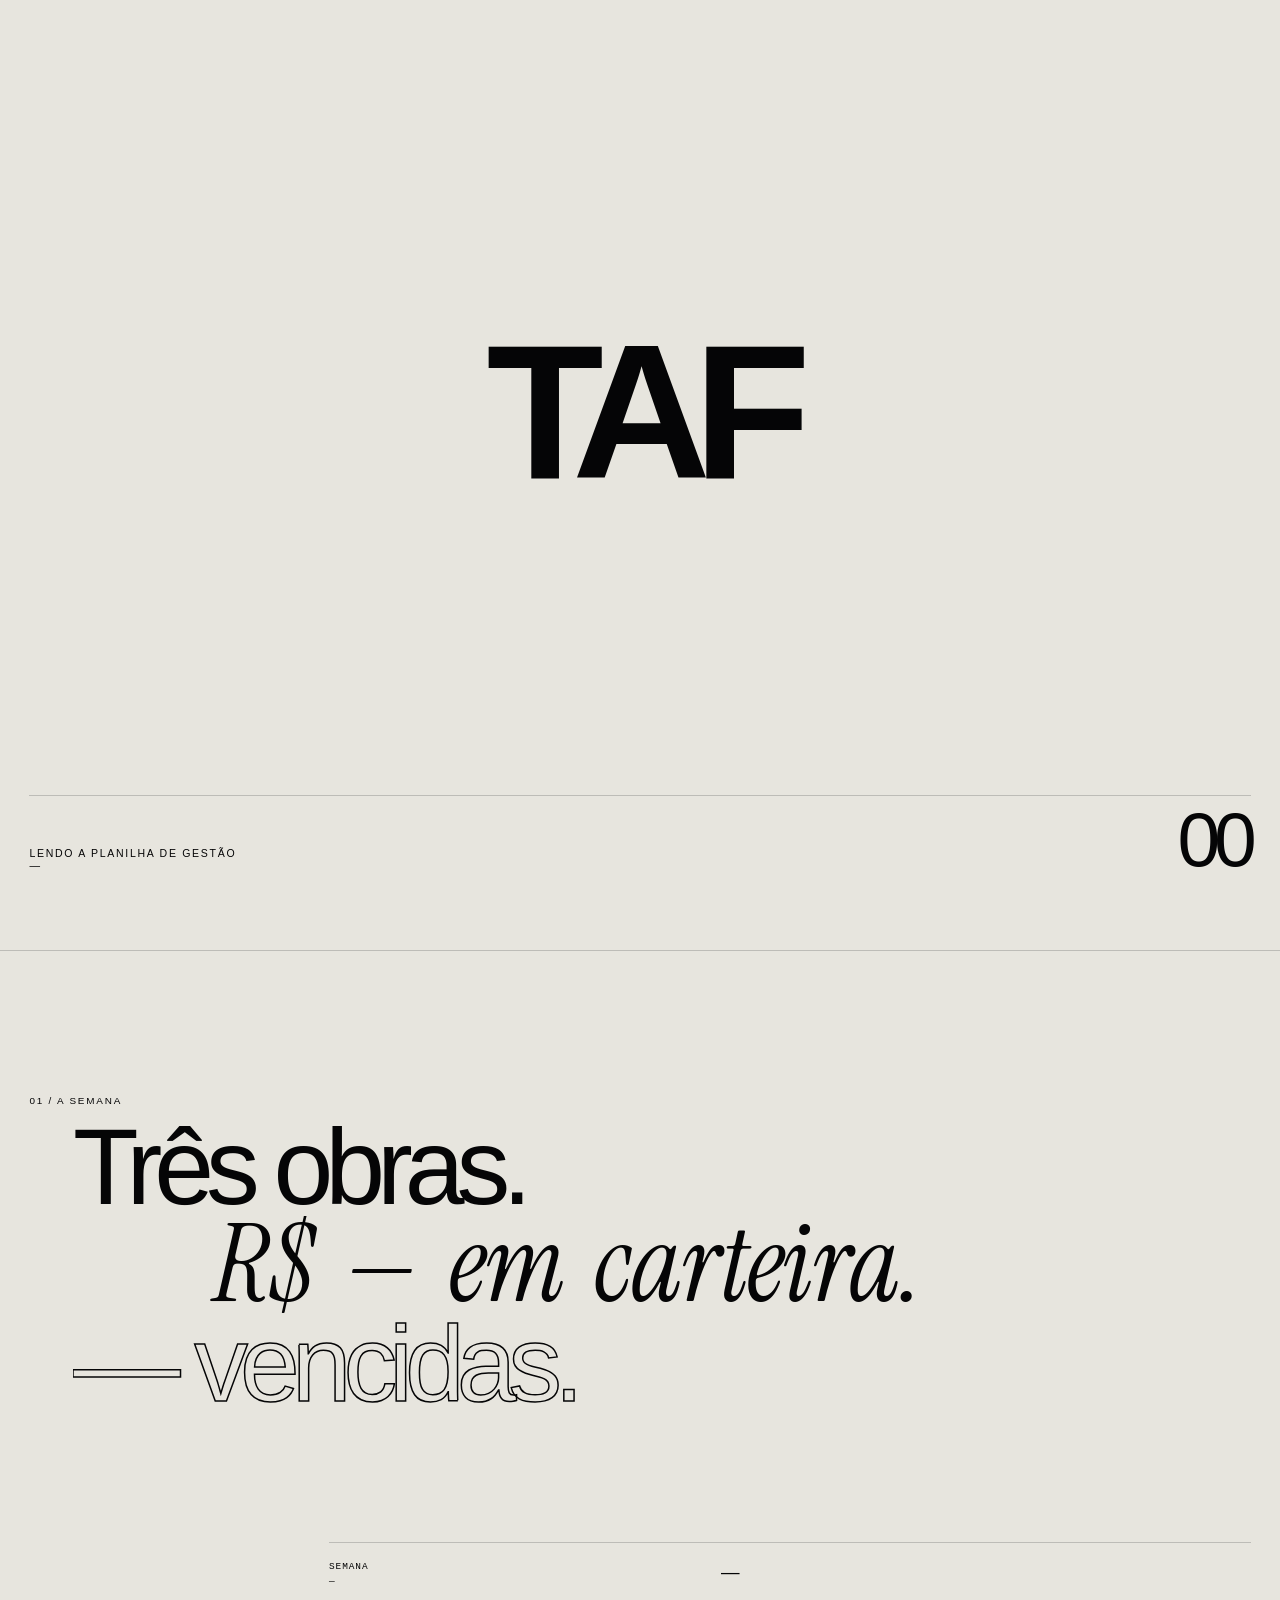
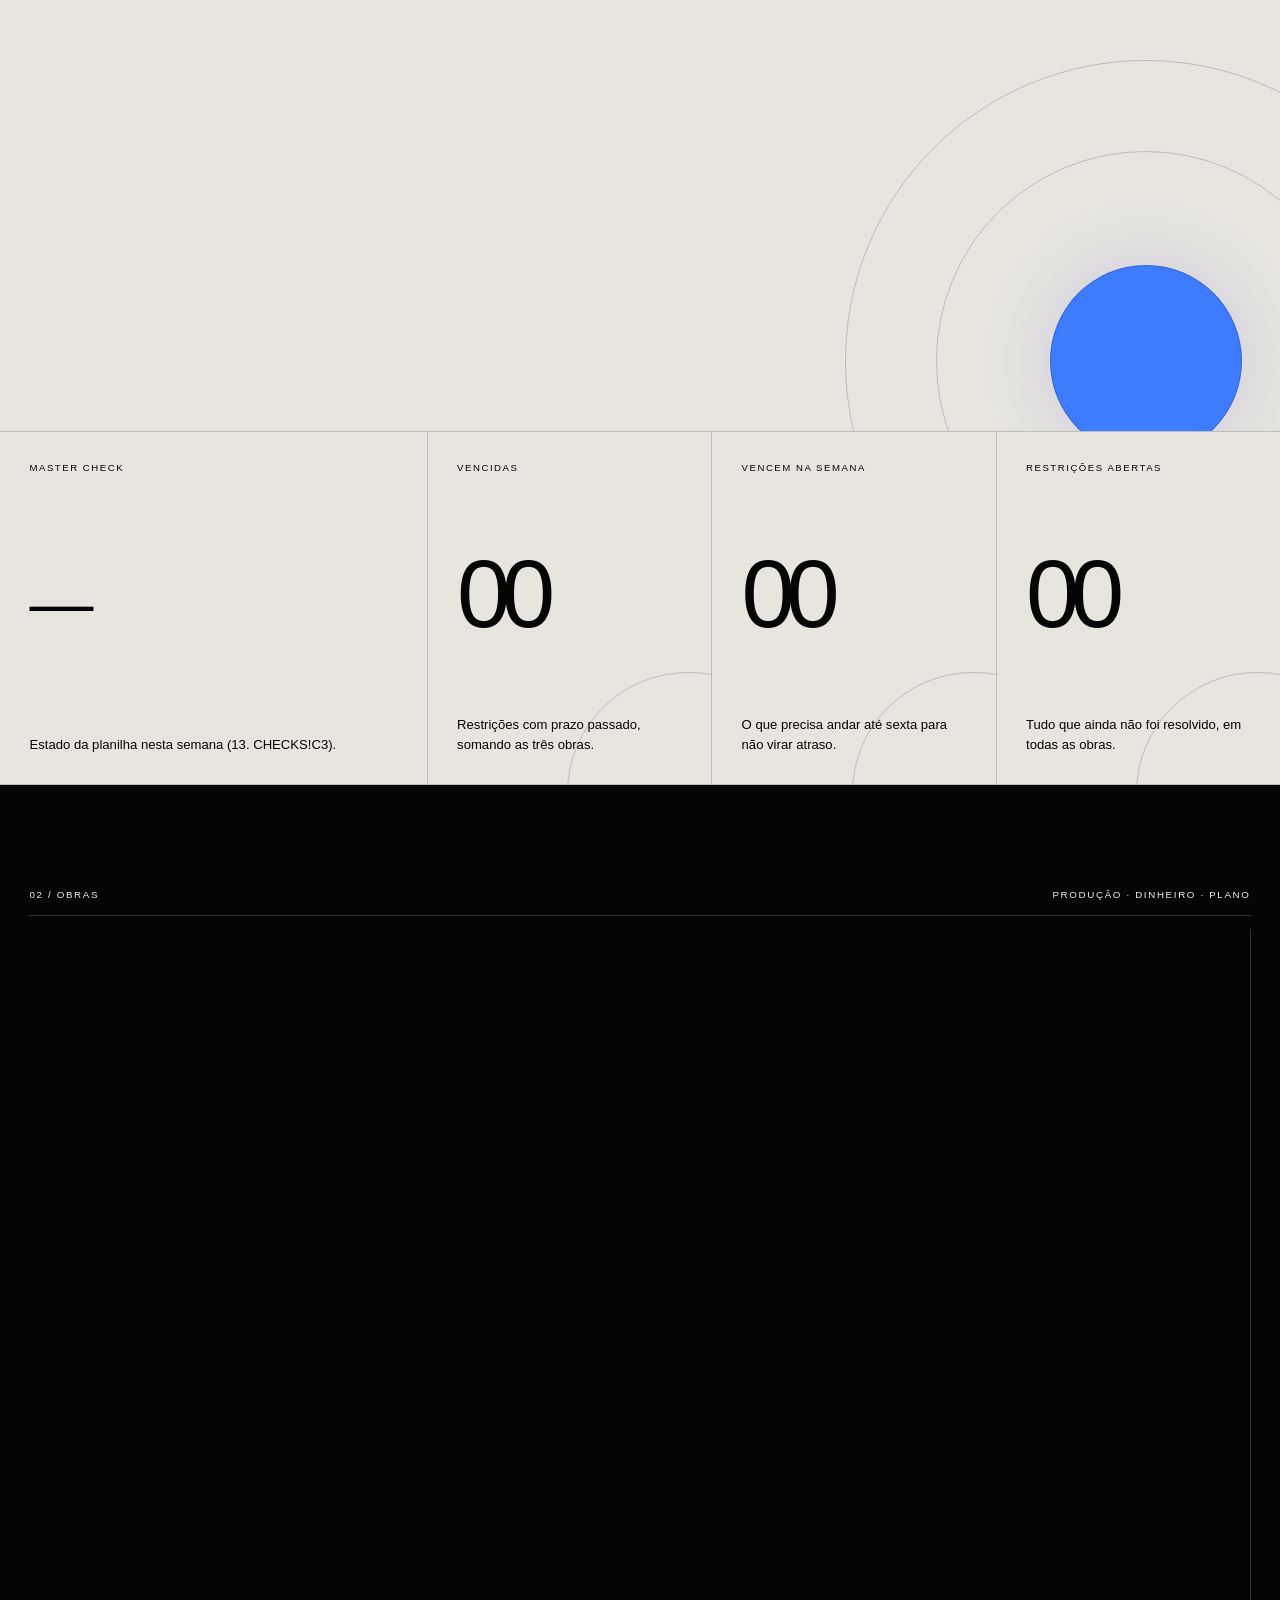
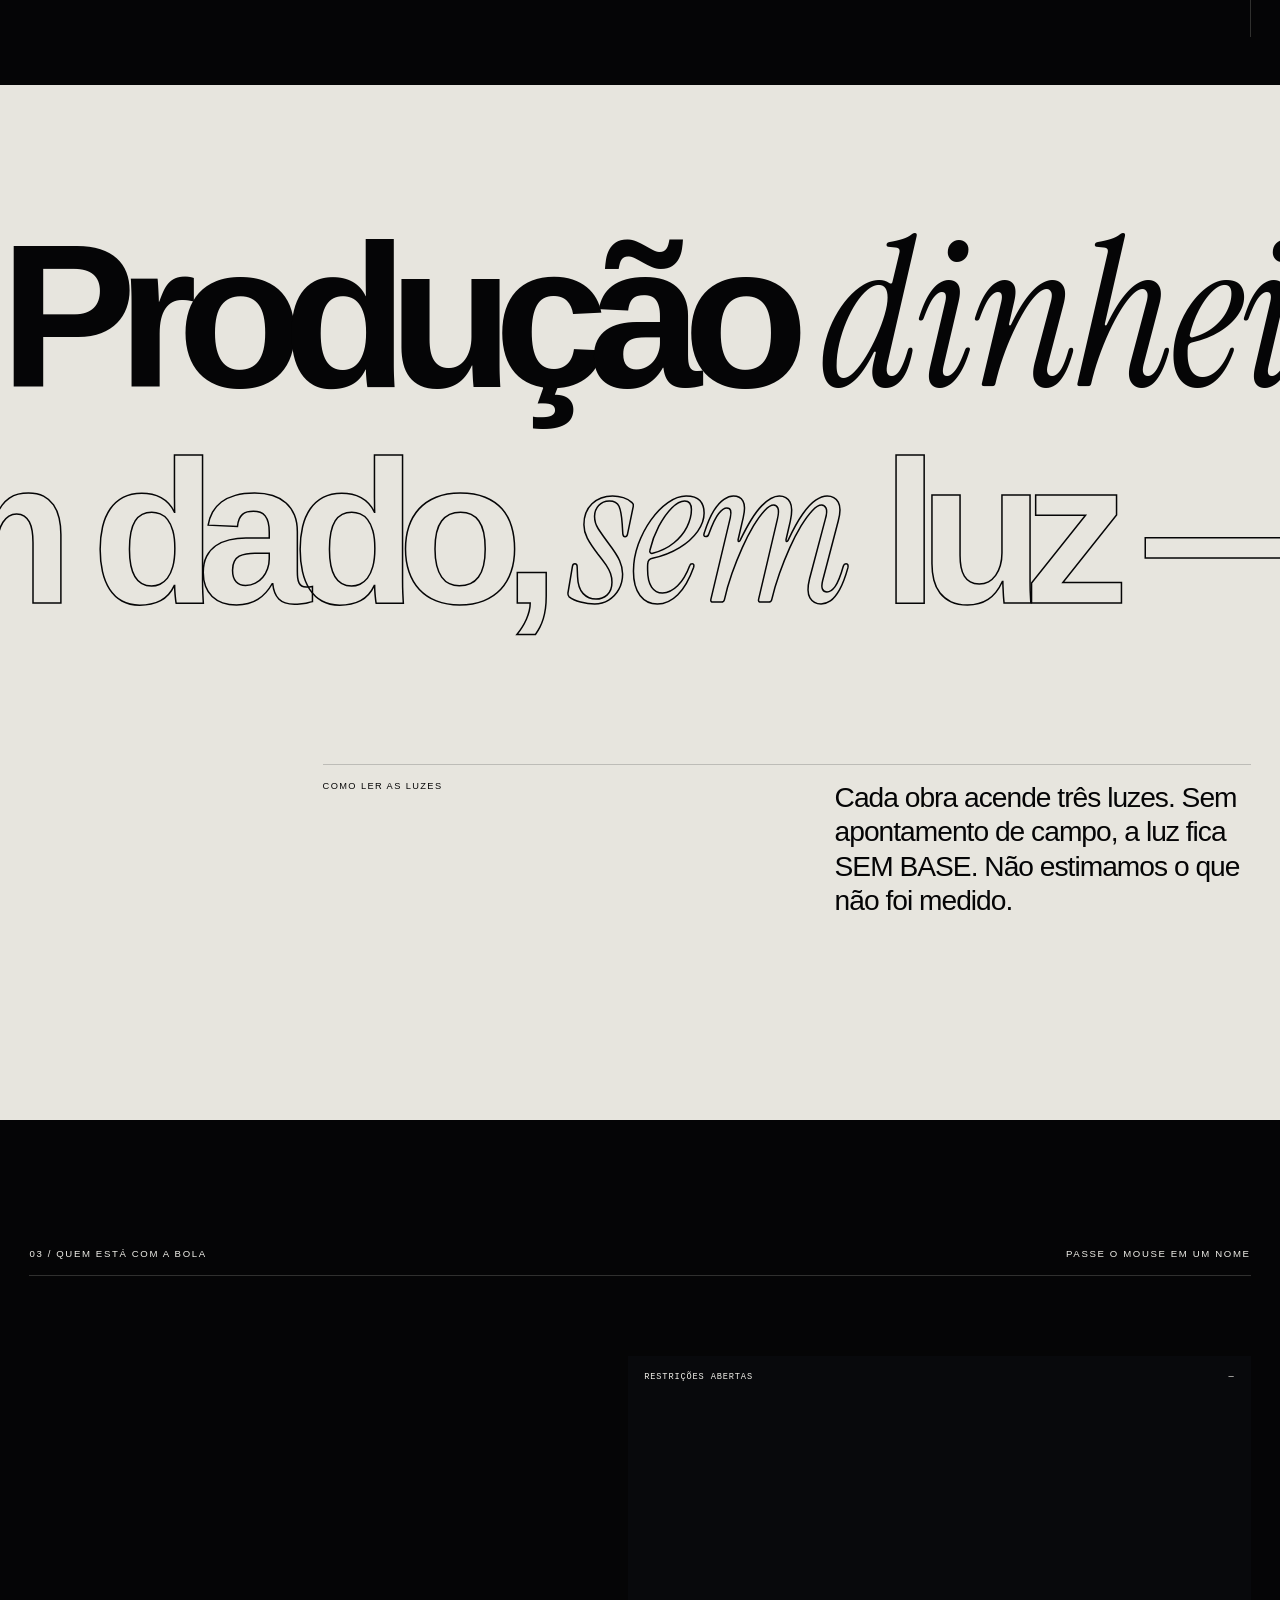
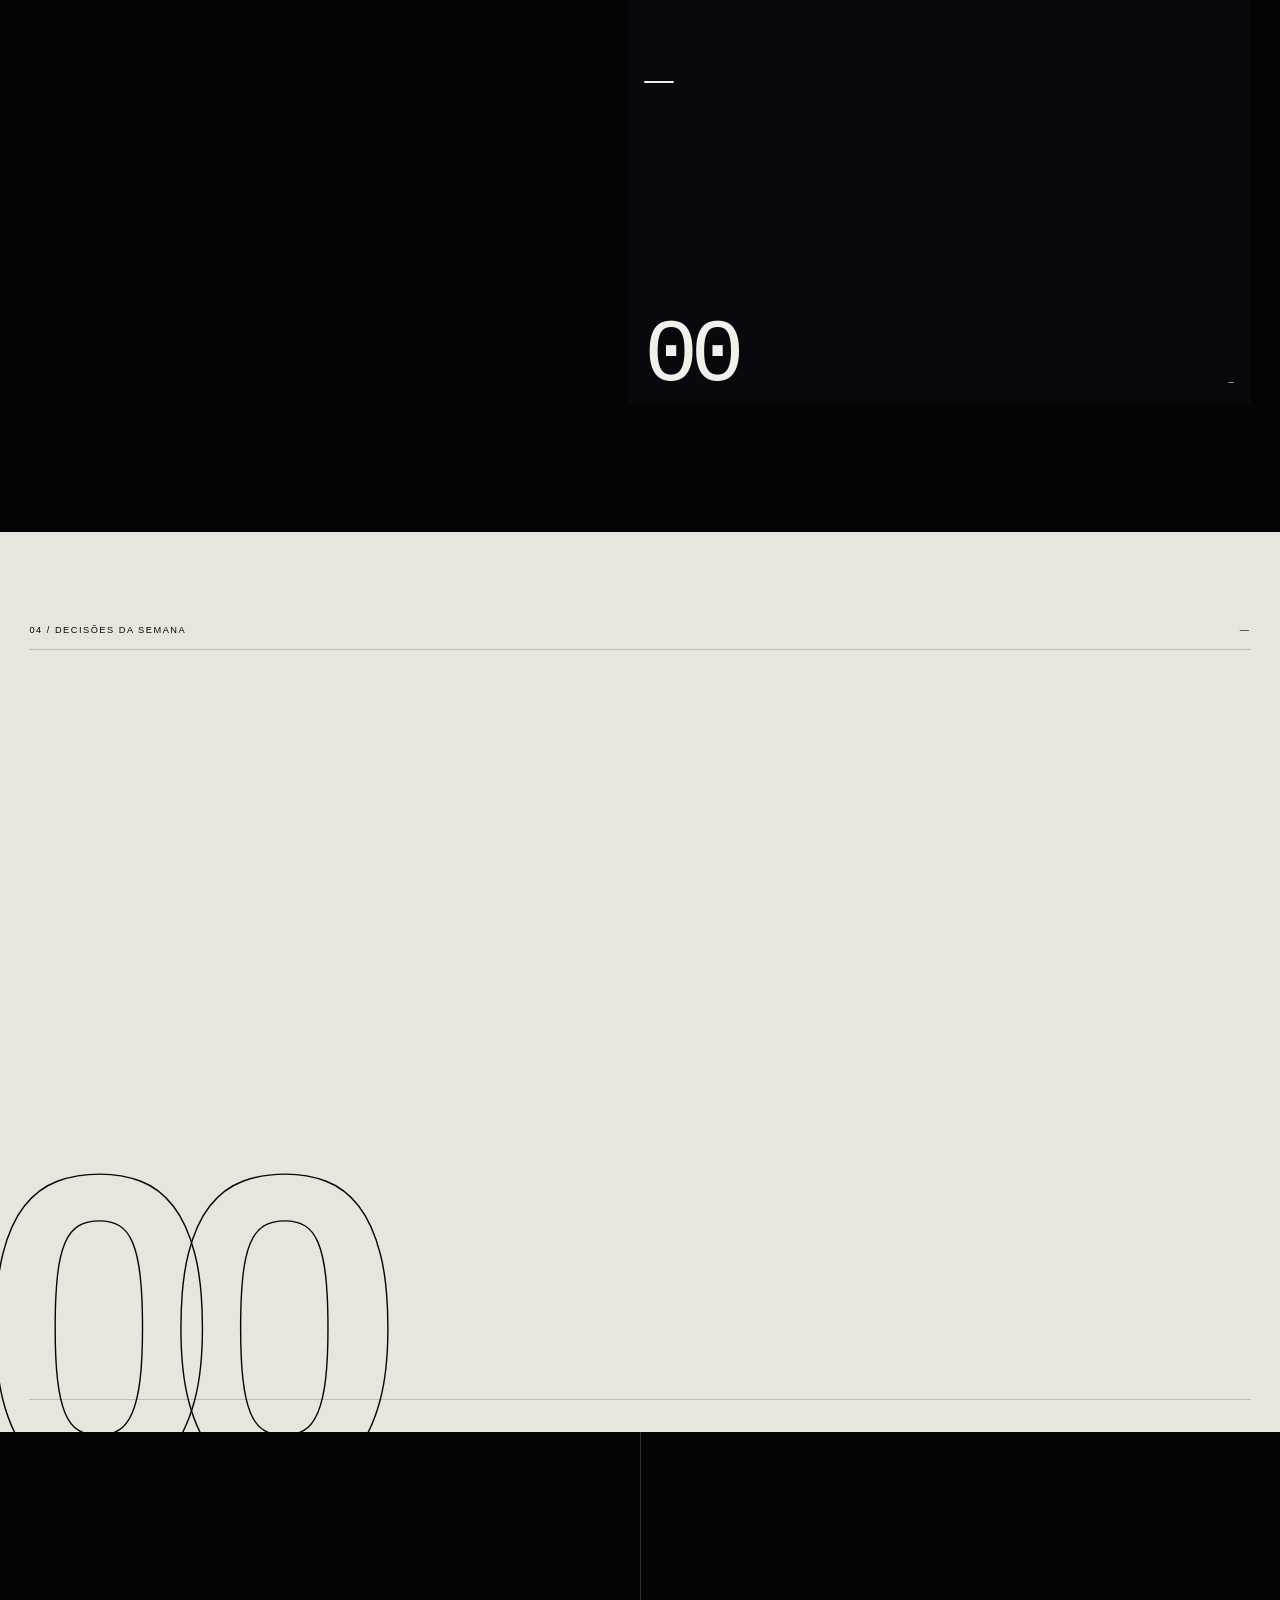
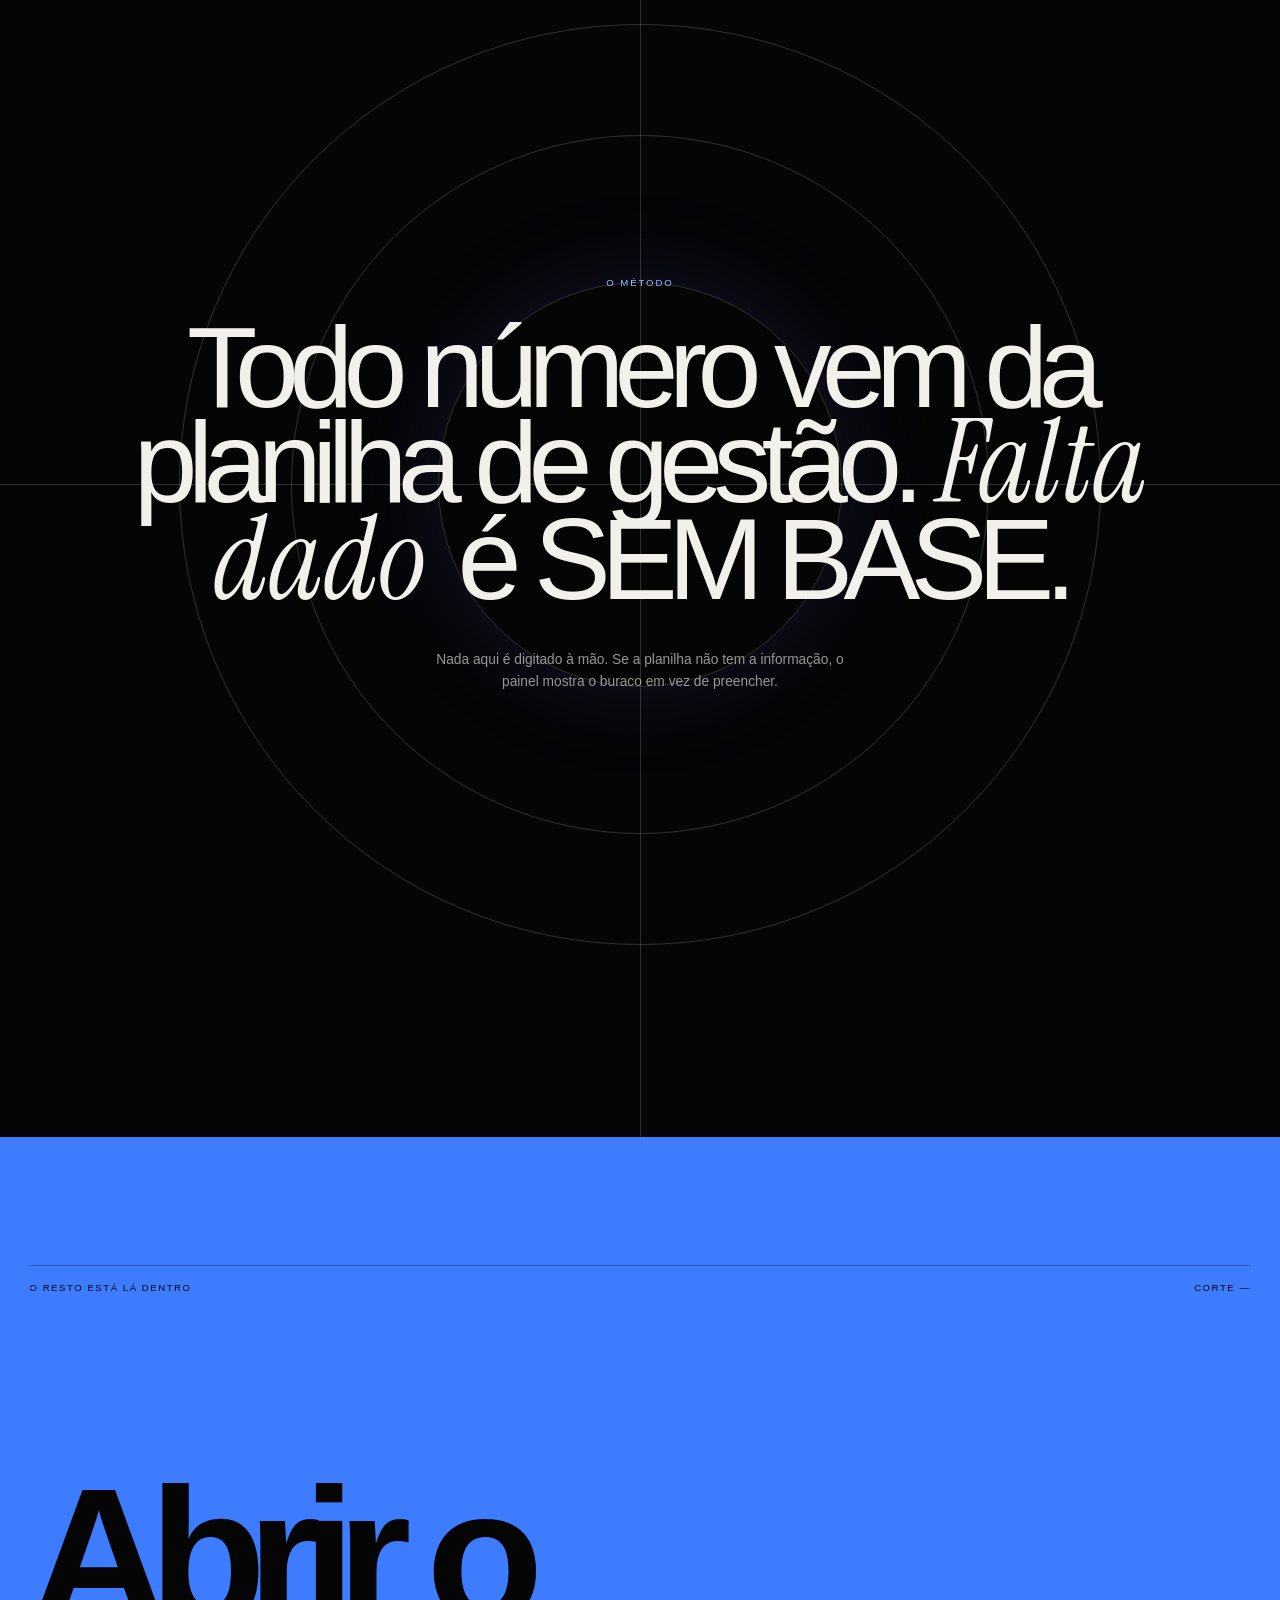
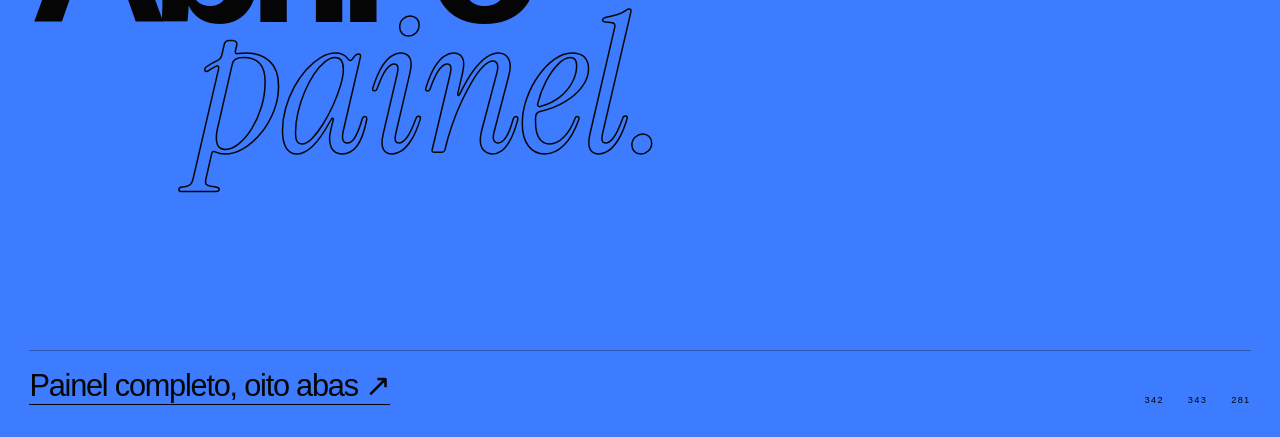
<file: public/centro.html>
<!doctype html><html lang="pt-BR"><head><meta charset="utf-8"><meta name="viewport" content="width=device-width,initial-scale=1"><meta name="theme-color" content="#050506"><meta name="robots" content="noindex"><title>TAF · Gestão das obras</title>
<link rel="stylesheet" href="centro/noema.css">
<style>
@font-face{font-family:"Instrument Serif";font-weight:400;font-display:swap;src:url(centro/instrument-serif-400.woff2) format("woff2")}@font-face{font-family:"Instrument Serif";font-style:italic;font-weight:400;font-display:swap;src:url(centro/instrument-serif-400-italic.woff2) format("woff2")}
:root{--electric:#3D7BFF;--signal:#9DBEFF;--no:#F87171;--am:#FBBF24;--ok:#4ADE80;--sb:#7d8190}
a:hover{color:var(--signal)}
.thesis__copy h2 i{letter-spacing:0;word-spacing:.12em;padding-right:.08em}
.manifesto__line:nth-child(2),.chapter h2 i,.velocity__row i,.cta h2 span,.field__title span:last-child,.no-formula__statement h2 i,.text-river__line:nth-child(3){letter-spacing:-.01em;word-spacing:.12em}
.manifesto__line:nth-child(2),.chapter h2 i,.velocity__row i,.thesis__copy h2 i,.cta h2 span,.field__title span:last-child,.no-formula__statement h2 i,.text-river__line:nth-child(3){font-family:"Instrument Serif",Georgia,serif}
.global-progress span{box-shadow:0 0 14px rgba(157,190,255,.7)}
.hero__halo{border-color:rgba(157,190,255,.7);box-shadow:inset 0 0 0 10px rgba(61,123,255,.03),0 0 70px rgba(61,123,255,.16)}.hero__halo::before,.hero__halo::after{background:rgba(157,190,255,.45)}
.hero__topo{position:absolute;inset:0;width:100%;height:100%;display:block}
.hero__ghost{position:absolute;inset:0;width:100%;height:100%;object-fit:contain;object-position:74% 55%;opacity:.07;pointer-events:none}
.hero__image--human{background:#000}.hero__image--human img{width:100%;height:100%;object-fit:contain;object-position:72% 52%}
.menu__image{background:#050506;display:grid;place-items:center}.menu__image img{object-fit:contain;filter:none;opacity:.8;height:90%}
.chapter__media{background:#08090c}.chapter__media img{object-fit:contain;opacity:.22;padding:4%}
.ob-facts{position:absolute;inset:0;z-index:2;display:grid;grid-template-columns:1fr 1fr;grid-template-rows:1fr 1fr}.ob-facts>div:nth-child(3):last-child{grid-column:1/-1}.ob-facts>div{display:flex;flex-direction:column;justify-content:space-between;padding:clamp(1rem,2vw,1.8rem);border-right:1px solid var(--line);border-bottom:1px solid var(--line)}.ob-facts>div:nth-child(2n){border-right:0}.ob-facts>div:nth-child(n+3){border-bottom:0}
.ob-facts small{font-family:"Courier New",monospace;font-size:.6rem;letter-spacing:.12em;text-transform:uppercase;color:rgba(241,240,234,.7)}.ob-facts b{font-size:clamp(2.6rem,5.2vw,6rem);font-weight:500;letter-spacing:-.08em;line-height:.8;font-variant-numeric:tabular-nums}.ob-facts em{font-style:normal;font-size:.8rem;color:rgba(241,240,234,.6);margin-top:.6rem;display:block}
.neg{color:var(--no)}.sb{color:var(--sb)!important;font-size:clamp(1.4rem,2.4vw,2.4rem)!important;letter-spacing:-.03em!important}
.lz{display:flex;gap:1rem}.lz span{display:flex;align-items:center;gap:.45rem}.lz i{width:.45rem;height:.45rem;border-radius:50%;background:var(--c);box-shadow:0 0 10px var(--c)}.lz i.o{background:none;border:1px solid var(--sb);box-shadow:none}.chapter__tag.lzt::before{display:none}
.capabilities__viewer{background:#08090c}.capabilities__viewer img{object-fit:contain;opacity:.16}
.viewer__txt{position:absolute;left:1rem;right:1rem;top:50%;transform:translateY(-50%);margin:0;max-width:24ch;font-size:clamp(1.3rem,2.3vw,2.4rem);letter-spacing:-.035em;line-height:1.15;text-wrap:pretty}
.viewer__meta{display:flex;gap:1.2rem;margin-top:1.4rem;font-family:"Courier New",monospace;font-size:.6rem;letter-spacing:.1em;text-transform:uppercase;color:var(--signal)}
.field__image{background:#d3d1ca;display:flex;align-items:flex-end;padding:0 0 3% 0}.field__image svg{width:100%;height:78%;display:block;overflow:visible}.field__image .ax{font:400 13px "Courier New",monospace;fill:rgba(5,5,6,.6);letter-spacing:.06em;text-transform:uppercase}
.field__card strong.neg{color:#c62f2f}
.no-formula__statement h2{font-size:clamp(2.6rem,5.2vw,5.6rem);line-height:.9;text-wrap:balance}.no-formula__mark{font-size:clamp(14rem,34vw,36rem)}
.cta h2 a{color:inherit}.cta h2 a:hover{color:inherit}.cta h2 a:hover span{-webkit-text-stroke-color:#fff}
.cta__contact a:hover{color:#fff;border-color:#fff}
</style></head>
<body class="loading">
<div class="preloader" aria-label="Carregando"><div class="preloader__mark">TAF</div><div class="preloader__foot"><span>Lendo a planilha de gestão<br><b id="pl-corte" style="font-weight:400">—</b></span><span class="preloader__percent">00</span></div></div>
<div class="noise" aria-hidden="true"></div><div class="global-progress" aria-hidden="true"><span></span></div><div class="cursor" aria-hidden="true"></div><div class="cursor-ring" aria-hidden="true"></div>
<nav class="nav" aria-label="Navegação"><a class="nav__brand" href="#top">TAF®</a><span class="nav__status" id="nv-corte">Corte —</span><button class="menu-button magnetic" aria-label="Abrir menu" aria-expanded="false"><span></span><span></span></button></nav>
<div class="menu" aria-hidden="true"><div class="menu__image"><canvas id="mn-topo" style="width:100%;height:100%;display:block"></canvas></div><div class="menu__panel"><small>TAF / Gestão das obras</small><div class="menu__links"><a href="#semana">Semana <span>01</span></a><a href="#obras">Obras <span>02</span></a><a href="#donos">Responsáveis <span>03</span></a><a href="#decisoes">Decisões <span>04</span></a><a href="/">Painel <span>↗</span></a></div><div class="menu__meta"><span>TAF Equipamentos</span><span id="mn-sem">—</span></div></div></div>
<main>
<section class="hero" id="top">
<div class="hero__visual" aria-label="Passe o mouse para ver o projeto sobre o terreno"><canvas class="hero__topo" id="topo"></canvas><img class="hero__ghost" src="centro/proj-a.png" alt=""><div class="hero__image hero__image--human"><img src="centro/proj-a.png" alt="Desenho do tanque de contato"></div><div class="hero__halo" aria-hidden="true"></div></div>
<div class="hero__copy"><span class="eyebrow">TAF Equipamentos · Centro de gestão</span><h1>Gestão <span class="outline">das obras</span></h1><div class="hero__sub"><span class="scroll-cue">Role para ver a semana</span><p>Três obras, um corte por semana. Todo número aqui sai da planilha de gestão da TAF. Onde falta dado, aparece SEM BASE.</p></div></div>
<div class="hero__coordinates" aria-hidden="true"><span>OBRAS / 342 · 343 · 281</span><span>CAMADA / <b data-state="">TERRENO</b></span><span>X <b data-x="">068.0</b> / Y <b data-y="">044.0</b></span></div>
<div class="hero__mode">Passe o mouse <b>terreno → projeto</b></div>
</section>
<div class="signal-strip" aria-hidden="true"><div class="signal-strip__track" id="strip"></div></div>
<section class="manifesto" id="semana"><span class="manifesto__index">01 / A semana</span>
<h2 class="manifesto__statement"><span class="manifesto__line"><span>Três obras.</span></span><span class="manifesto__line"><span id="mf-cart">R$ — em carteira.</span></span><span class="manifesto__line"><span id="mf-venc">— vencidas.</span></span></h2>
<div class="manifesto__foot"><small id="mf-sem">Semana<br>—</small><p id="mf-p">—</p></div><div class="manifesto__orb" aria-hidden="true"></div></section>
<section class="metrics" aria-label="A semana em números">
<article class="metric metric__feature"><small>Master check</small><strong id="mt-master">—</strong><p>Estado da planilha nesta semana (13. CHECKS!C3).</p></article>
<article class="metric"><small>Vencidas</small><strong data-c="0" id="mt-venc">00</strong><p>Restrições com prazo passado, somando as três obras.</p></article>
<article class="metric"><small>Vencem na semana</small><strong data-c="0" id="mt-sem">00</strong><p>O que precisa andar até sexta para não virar atraso.</p></article>
<article class="metric"><small>Restrições abertas</small><strong data-c="0" id="mt-ab">00</strong><p>Tudo que ainda não foi resolvido, em todas as obras.</p></article>
</section>
<section class="protocol" id="obras"><div class="protocol__stage"><div class="protocol__header"><span>02 / Obras</span><span>Produção · Dinheiro · Plano</span></div><div class="protocol__progress" aria-hidden="true"><span></span></div><div id="chapters"></div></div></section>
<section class="velocity" aria-label="As três luzes"><div class="velocity__row">Produção <i>dinheiro</i> plano — Produção <i>dinheiro</i> plano —</div><div class="velocity__row">Sem dado, <i>sem</i> luz — Sem dado, <i>sem</i> luz —</div>
<div class="velocity__note"><small>Como ler as luzes</small><p>Cada obra acende três luzes. Sem apontamento de campo, a luz fica SEM BASE. Não estimamos o que não foi medido.</p></div></section>
<section class="capabilities" id="donos"><div class="capabilities__top"><span>03 / Quem está com a bola</span><span>Passe o mouse em um nome</span></div>
<div class="capabilities__grid"><div class="capabilities__list" id="caps"></div>
<div class="capabilities__viewer"><p class="viewer__txt" id="vw-txt">—</p><div class="viewer__hud"><div class="viewer__hud-top"><span>Restrições abertas</span><span id="vw-who">—</span></div><div class="viewer__hud-bottom"><span class="viewer__index" id="vw-n">00</span><span id="vw-lbl">—</span></div></div></div></div></section>
<section class="no-formula" id="decisoes"><div class="no-formula__pin"><div class="no-formula__top"><span>04 / Decisões da semana</span><span id="nf-top">—</span></div><div class="no-formula__mark" aria-hidden="true" id="nf-mark">00</div><div class="no-formula__statements" id="nf"></div><div class="no-formula__rail" aria-hidden="true"><span></span></div></div></section>
<section class="thesis"><div class="thesis__axis-x" aria-hidden="true"></div><div class="thesis__axis-y" aria-hidden="true"></div><div class="thesis__rings" aria-hidden="true"></div>
<div class="thesis__copy"><small>O método</small><h2>Todo número vem da planilha de gestão. <i>Falta dado</i> é SEM BASE.</h2><p>Nada aqui é digitado à mão. Se a planilha não tem a informação, o painel mostra o buraco em vez de preencher.</p></div></section>
<section class="cta" id="contato"><div class="cta__top"><span>O resto está lá dentro</span><span id="ct-corte">Corte —</span></div>
<h2><a href="/">Abrir o <span>painel.</span></a></h2>
<div class="cta__contact"><a class="magnetic" href="/">Painel completo, oito abas ↗</a><div><span>342</span><span>343</span><span>281</span></div></div>
<div class="footer-code" aria-hidden="true" id="ft-code">TAF / GESTÃO DAS OBRAS / REV6</div></section>
</main>
<script src="centro/centro-dados.js"></script><script src="centro/gsap.min.js"></script><script src="centro/ScrollTrigger.min.js"></script><script src="centro/taf-noema.js"></script>
</body></html>
</file>
<file: public/centro/noema.css>
:root {
--ink: #f1f0ea;
--paper: #e7e5de;
--void: #050506;
--void-soft: #0b0b0d;
--line: rgba(241, 240, 234, 0.18);
--line-dark: rgba(5, 5, 6, 0.18);
--electric: #6c63ff;
--signal: #a9a5ff;
--mx: 68%;
--my: 44%;
--pad: clamp(1.1rem, 2.3vw, 2.4rem);
}
* {
box-sizing: border-box;
}
html {
scroll-behavior: smooth;
background: var(--void);
}
body {
margin: 0;
overflow-x: hidden;
background: var(--void);
color: var(--ink);
font-family: Arial, Helvetica, sans-serif;
-webkit-font-smoothing: antialiased;
}
body.loading {
overflow: hidden;
}
::selection {
background: var(--electric);
color: white;
}
a,
button {
color: inherit;
}
a {
text-decoration: none;
}
button {
font: inherit;
}
img {
display: block;
width: 100%;
}
.noise {
position: fixed;
inset: 0;
z-index: 90;
opacity: 0.065;
pointer-events: none;
background-image: radial-gradient(circle at 35% 40%, rgba(255,255,255,.035) 0 1px, transparent 1.5px); background-size: 5px 5px;
}
.global-progress {
position: fixed;
top: 0;
left: 0;
right: 0;
z-index: 500;
height: 2px;
pointer-events: none;
}
.global-progress span {
display: block;
width: 100%;
height: 100%;
background: var(--signal);
box-shadow: 0 0 14px rgba(169, 165, 255, 0.7);
transform: scaleX(0);
transform-origin: left;
}
.preloader {
position: fixed;
inset: 0;
z-index: 1000;
display: grid;
grid-template-rows: 1fr auto;
padding: var(--pad);
background: var(--paper);
color: var(--void);
}
.preloader__mark {
align-self: center;
justify-self: center;
font-size: clamp(4rem, 15vw, 13rem);
font-weight: 700;
letter-spacing: -0.09em;
line-height: 0.75;
}
.preloader__foot {
display: flex;
justify-content: space-between;
align-items: flex-end;
border-top: 1px solid var(--line-dark);
padding-top: 0.8rem;
font-size: 0.66rem;
letter-spacing: 0.16em;
text-transform: uppercase;
}
.preloader__percent {
font-size: clamp(2.4rem, 6vw, 5.5rem);
line-height: 0.8;
letter-spacing: -0.08em;
}
.cursor,
.cursor-ring {
position: fixed;
top: 0;
left: 0;
z-index: 300;
border-radius: 50%;
pointer-events: none;
transform: translate(-50%, -50%);
mix-blend-mode: difference;
}
.cursor {
width: 5px;
height: 5px;
background: white;
}
.cursor-ring {
width: 38px;
height: 38px;
border: 1px solid rgba(255, 255, 255, 0.75);
transition:
width 0.35s cubic-bezier(0.16, 1, 0.3, 1),
height 0.35s cubic-bezier(0.16, 1, 0.3, 1),
background 0.35s;
}
.cursor-ring.is-active {
width: 74px;
height: 74px;
background: rgba(255, 255, 255, 0.08);
}
.nav {
position: fixed;
top: 0;
left: 0;
right: 0;
z-index: 120;
display: grid;
grid-template-columns: 1fr auto 1fr;
align-items: center;
padding: 1.35rem var(--pad);
color: var(--ink);
mix-blend-mode: difference;
}
.nav__brand {
justify-self: start;
font-size: 1.05rem;
font-weight: 700;
letter-spacing: -0.055em;
}
.nav__status {
justify-self: center;
display: flex;
align-items: center;
gap: 0.55rem;
font-size: 0.62rem;
letter-spacing: 0.18em;
text-transform: uppercase;
}
.nav__status::before {
content: "";
width: 0.42rem;
height: 0.42rem;
border-radius: 50%;
background: #7bff82;
box-shadow: 0 0 12px rgba(123, 255, 130, 0.7);
}
.menu-button {
justify-self: end;
width: 3.2rem;
height: 1.5rem;
padding: 0;
border: 0;
background: transparent;
cursor: pointer;
}
.menu-button span {
display: block;
height: 1px;
margin: 0.45rem 0;
background: currentColor;
transition: transform 0.4s ease;
}
.menu-button span:last-child {
width: 68%;
margin-left: auto;
}
.menu {
position: fixed;
inset: 0;
z-index: 110;
display: grid;
grid-template-columns: minmax(0, 1fr) minmax(280px, 38vw);
visibility: hidden;
background: var(--paper);
color: var(--void);
clip-path: inset(0 0 100% 0);
}
.menu__image {
overflow: hidden;
}
.menu__image img {
height: 100%;
object-fit: cover;
filter: grayscale(1) contrast(1.1);
}
.menu__panel {
display: flex;
flex-direction: column;
justify-content: flex-end;
padding: calc(var(--pad) * 1.35);
border-left: 1px solid var(--line-dark);
}
.menu__panel small {
margin-bottom: auto;
font-size: 0.64rem;
letter-spacing: 0.18em;
text-transform: uppercase;
}
.menu__links {
display: grid;
}
.menu__links a {
display: flex;
justify-content: space-between;
align-items: baseline;
padding: 0.4rem 0;
border-bottom: 1px solid var(--line-dark);
font-size: clamp(2.8rem, 6.5vw, 6.5rem);
letter-spacing: -0.075em;
line-height: 0.95;
}
.menu__links span {
font-size: 0.62rem;
letter-spacing: 0.1em;
}
.menu__meta {
display: flex;
justify-content: space-between;
margin-top: 2rem;
font-size: 0.6rem;
letter-spacing: 0.12em;
text-transform: uppercase;
}
.hero {
position: relative;
height: 100svh;
min-height: 680px;
overflow: hidden;
background: black;
isolation: isolate;
}
.hero__visual {
position: absolute;
inset: 0;
cursor: none;
}
.hero__visual::after {
content: "";
position: absolute;
inset: 0;
z-index: 3;
background:
linear-gradient(90deg, rgba(0, 0, 0, 0.76) 0%, rgba(0, 0, 0, 0.08) 43%, rgba(0, 0, 0, 0.08) 100%),
linear-gradient(0deg, rgba(0, 0, 0, 0.62), transparent 32%);
pointer-events: none;
}
.hero__image {
position: absolute;
inset: -3%;
width: 106%;
height: 106%;
object-fit: cover;
object-position: center;
will-change: transform, clip-path;
}
.hero__image--human {
z-index: 2;
clip-path: circle(0 at var(--mx) var(--my));
filter: saturate(0.82) contrast(1.05);
}
.hero__halo {
position: absolute;
z-index: 4;
top: var(--my);
left: var(--mx);
width: clamp(180px, 20vw, 340px);
aspect-ratio: 1;
border: 1px solid rgba(169, 165, 255, 0.68);
border-radius: 50%;
opacity: 0;
pointer-events: none;
transform: translate(-50%, -50%) scale(0.82);
transition:
opacity 0.35s,
transform 0.6s cubic-bezier(0.16, 1, 0.3, 1);
box-shadow:
inset 0 0 0 10px rgba(108, 99, 255, 0.025),
0 0 70px rgba(108, 99, 255, 0.14);
}
.hero__visual:hover .hero__halo {
opacity: 1;
transform: translate(-50%, -50%) scale(1);
}
.hero__halo::before,
.hero__halo::after {
content: "";
position: absolute;
top: 50%;
left: 50%;
background: rgba(169, 165, 255, 0.45);
}
.hero__halo::before {
width: 114%;
height: 1px;
transform: translate(-50%, -50%);
}
.hero__halo::after {
width: 1px;
height: 114%;
transform: translate(-50%, -50%);
}
.hero__copy {
position: relative;
z-index: 5;
display: flex;
flex-direction: column;
justify-content: flex-end;
width: min(56rem, 67vw);
height: 100%;
padding: 7.5rem var(--pad) 3.5rem;
pointer-events: none;
}
.eyebrow {
display: flex;
align-items: center;
gap: 0.75rem;
font-size: 0.62rem;
letter-spacing: 0.2em;
text-transform: uppercase;
}
.eyebrow::before {
content: "";
width: 2.2rem;
height: 1px;
background: currentColor;
}
.hero h1 {
max-width: 9ch;
margin: 1.4rem 0 1.5rem;
font-size: clamp(4.25rem, 10.8vw, 10.9rem);
font-weight: 600;
letter-spacing: -0.087em;
line-height: 0.77;
}
.hero h1 .outline {
color: transparent;
-webkit-text-stroke: 1px rgba(241, 240, 234, 0.72);
}
.hero__sub {
display: grid;
grid-template-columns: auto minmax(210px, 23rem);
align-items: end;
gap: clamp(1.5rem, 8vw, 8rem);
max-width: 44rem;
}
.hero__sub p {
margin: 0;
font-size: clamp(0.82rem, 1vw, 1rem);
line-height: 1.55;
color: rgba(241, 240, 234, 0.72);
}
.scroll-cue {
display: flex;
align-items: center;
gap: 0.7rem;
font-size: 0.6rem;
letter-spacing: 0.16em;
text-transform: uppercase;
white-space: nowrap;
}
.scroll-cue::before {
content: "";
width: 2.7rem;
height: 1px;
background: var(--ink);
animation: cue 1.8s ease-in-out infinite;
transform-origin: left;
}
@keyframes cue {
0%,
100% {
transform: scaleX(0.2);
}
50% {
transform: scaleX(1);
}
}
.hero__coordinates {
position: absolute;
right: var(--pad);
bottom: 3.5rem;
z-index: 5;
display: grid;
gap: 0.35rem;
padding-left: 1.2rem;
border-left: 1px solid var(--line);
font-family: "Courier New", monospace;
font-size: 0.55rem;
line-height: 1.45;
letter-spacing: 0.1em;
text-transform: uppercase;
color: rgba(241, 240, 234, 0.7);
}
.hero__mode {
position: absolute;
top: 50%;
right: var(--pad);
z-index: 5;
display: flex;
align-items: center;
gap: 0.65rem;
font-size: 0.58rem;
letter-spacing: 0.17em;
text-transform: uppercase;
transform: rotate(90deg) translateX(50%);
transform-origin: right bottom;
}
.hero__mode b {
color: var(--signal);
font-weight: 400;
}
.signal-strip {
position: relative;
z-index: 6;
display: flex;
align-items: center;
height: 3.2rem;
overflow: hidden;
background: var(--paper);
color: var(--void);
border-bottom: 1px solid var(--line-dark);
}
.signal-strip__track {
display: flex;
flex-shrink: 0;
align-items: center;
gap: 2rem;
width: max-content;
animation: ticker 24s linear infinite;
font-size: 0.64rem;
letter-spacing: 0.16em;
text-transform: uppercase;
}
.signal-strip__track span::after {
content: "✦";
margin-left: 2rem;
color: var(--electric);
}
@keyframes ticker {
to {
transform: translateX(-50%);
}
}
.manifesto {
position: relative;
min-height: 120vh;
padding: clamp(7rem, 13vw, 13rem) var(--pad);
overflow: hidden;
background: var(--paper);
color: var(--void);
}
.manifesto__index {
position: absolute;
top: 9rem;
left: var(--pad);
font-size: 0.62rem;
letter-spacing: 0.18em;
text-transform: uppercase;
}
.manifesto__statement {
width: min(89rem, 92vw);
margin: 0 0 0 auto;
font-size: clamp(3rem, 8.4vw, 9rem);
font-weight: 500;
letter-spacing: -0.075em;
line-height: 0.92;
}
.manifesto__line {
display: block;
overflow: hidden;
}
.manifesto__line span {
display: block;
}
.manifesto__line:nth-child(2) {
padding-left: 11vw;
font-family: Georgia, "Times New Roman", serif;
font-style: italic;
font-weight: 400;
}
.manifesto__line:nth-child(3) {
color: transparent;
-webkit-text-stroke: 1.5px var(--void);
}
.manifesto__foot {
display: grid;
grid-template-columns: minmax(170px, 0.45fr) 1fr;
gap: 12vw;
width: min(64rem, 72vw);
margin: 8rem 0 0 auto;
border-top: 1px solid var(--line-dark);
padding-top: 1rem;
}
.manifesto__foot p {
margin: 0;
font-size: clamp(0.95rem, 1.45vw, 1.35rem);
line-height: 1.45;
}
.manifesto__foot small {
font-family: "Courier New", monospace;
font-size: 0.59rem;
line-height: 1.6;
letter-spacing: 0.1em;
text-transform: uppercase;
}
.manifesto__orb {
position: absolute;
right: -13vw;
bottom: -18vw;
width: 47vw;
aspect-ratio: 1;
border: 1px solid var(--line-dark);
border-radius: 50%;
}
.manifesto__orb::before,
.manifesto__orb::after {
content: "";
position: absolute;
border: 1px solid var(--line-dark);
border-radius: inherit;
}
.manifesto__orb::before {
inset: 15%;
}
.manifesto__orb::after {
inset: 34%;
background: var(--electric);
box-shadow: 0 0 70px rgba(108, 99, 255, 0.2);
}
.metrics {
display: grid;
grid-template-columns: 1.5fr repeat(3, 1fr);
min-height: 35vh;
background: var(--paper);
color: var(--void);
border-top: 1px solid var(--line-dark);
border-bottom: 1px solid var(--line-dark);
}
.metric {
position: relative;
display: flex;
flex-direction: column;
justify-content: space-between;
min-height: 22rem;
padding: var(--pad);
border-left: 1px solid var(--line-dark);
overflow: hidden;
}
.metric:first-child {
border-left: 0;
}
.metric small {
font-size: 0.6rem;
letter-spacing: 0.16em;
text-transform: uppercase;
}
.metric strong {
position: relative;
z-index: 1;
font-size: clamp(4rem, 7.5vw, 8rem);
font-weight: 500;
letter-spacing: -0.09em;
line-height: 0.75;
}
.metric p {
max-width: 21rem;
margin: 0;
font-size: 0.82rem;
line-height: 1.5;
}
.metric__feature strong {
max-width: 8ch;
font-size: clamp(3rem, 5vw, 5.5rem);
line-height: 0.87;
}
.metric:not(.metric__feature)::after {
content: "";
position: absolute;
right: -35%;
bottom: -37%;
width: 85%;
aspect-ratio: 1;
border: 1px solid var(--line-dark);
border-radius: 50%;
transition: transform 0.6s cubic-bezier(0.16, 1, 0.3, 1);
}
.metric:hover::after {
transform: scale(1.35);
}
.protocol {
position: relative;
min-height: 100vh;
background: var(--void);
}
.protocol__stage {
position: relative;
height: 100vh;
min-height: 720px;
overflow: hidden;
}
.protocol__header {
position: absolute;
top: 6.5rem;
left: var(--pad);
right: var(--pad);
z-index: 8;
display: flex;
justify-content: space-between;
padding-bottom: 0.9rem;
border-bottom: 1px solid var(--line);
font-size: 0.61rem;
letter-spacing: 0.17em;
text-transform: uppercase;
}
.protocol__progress {
position: absolute;
top: 9rem;
bottom: 3rem;
right: var(--pad);
z-index: 8;
width: 1px;
background: var(--line);
}
.protocol__progress span {
display: block;
width: 100%;
height: 0%;
background: var(--ink);
}
.chapter {
position: absolute;
inset: 0;
display: grid;
grid-template-columns: 44% 56%;
padding: 10.8rem var(--pad) 3rem;
opacity: 0;
pointer-events: none;
}
.chapter:first-of-type {
opacity: 1;
}
.chapter__copy {
align-self: end;
position: relative;
z-index: 2;
padding-right: 5vw;
}
.chapter__number {
display: block;
margin-bottom: 3rem;
font-family: "Courier New", monospace;
font-size: 0.62rem;
letter-spacing: 0.16em;
color: var(--signal);
}
.chapter h2 {
margin: 0;
font-size: clamp(4.2rem, 8.7vw, 9.5rem);
font-weight: 500;
letter-spacing: -0.09em;
line-height: 0.74;
}
.chapter h2 i {
display: block;
color: transparent;
font-family: Georgia, "Times New Roman", serif;
font-weight: 400;
-webkit-text-stroke: 1px rgba(241, 240, 234, 0.7);
}
.chapter__body {
display: grid;
grid-template-columns: 5rem minmax(220px, 25rem);
gap: 1.5rem;
margin-top: 3rem;
border-top: 1px solid var(--line);
padding-top: 1rem;
}
.chapter__body small {
font-size: 0.57rem;
line-height: 1.45;
letter-spacing: 0.12em;
text-transform: uppercase;
}
.chapter__body p {
margin: 0;
color: rgba(241, 240, 234, 0.65);
font-size: 0.88rem;
line-height: 1.6;
}
.chapter__media {
position: relative;
align-self: stretch;
overflow: hidden;
clip-path: inset(0 0 0 0);
background: var(--void-soft);
}
.chapter__media img {
height: 100%;
object-fit: cover;
}
.chapter:nth-of-type(2) .chapter__media img {
object-position: 70% center;
filter: grayscale(0.35);
}
.chapter:nth-of-type(3) .chapter__media img {
transform: scale(1.16);
object-position: 88% center;
}
.chapter__tag {
position: absolute;
right: 1rem;
bottom: 1rem;
display: flex;
align-items: center;
gap: 0.55rem;
padding: 0.75rem 0.9rem;
background: rgba(5, 5, 6, 0.78);
backdrop-filter: blur(12px);
font-family: "Courier New", monospace;
font-size: 0.55rem;
letter-spacing: 0.1em;
text-transform: uppercase;
}
.chapter__tag::before {
content: "";
width: 0.4rem;
height: 0.4rem;
border-radius: 50%;
background: var(--signal);
box-shadow: 0 0 10px var(--signal);
}
.velocity {
min-height: 115vh;
padding: 10rem 0;
overflow: hidden;
background: var(--paper);
color: var(--void);
}
.velocity__row {
display: flex;
width: max-content;
font-size: clamp(6rem, 16vw, 16rem);
font-weight: 600;
letter-spacing: -0.095em;
line-height: 0.7;
white-space: nowrap;
}
.velocity__row:nth-child(2) {
margin-top: 4.5rem;
color: transparent;
-webkit-text-stroke: 1.5px var(--void);
transform: translateX(-25vw);
}
.velocity__row i {
margin: 0 0.15em;
font-family: Georgia, "Times New Roman", serif;
font-weight: 400;
}
.velocity__note {
display: grid;
grid-template-columns: 1fr minmax(220px, 26rem);
gap: 2rem;
width: min(58rem, calc(100% - var(--pad) * 2));
margin: 10rem var(--pad) 0 auto;
border-top: 1px solid var(--line-dark);
padding-top: 1rem;
}
.velocity__note small {
font-size: 0.58rem;
letter-spacing: 0.15em;
text-transform: uppercase;
}
.velocity__note p {
margin: 0;
font-size: clamp(1.35rem, 2.2vw, 2.2rem);
letter-spacing: -0.035em;
line-height: 1.22;
}
.capabilities {
position: relative;
min-height: 100vh;
padding: 8rem var(--pad);
background: var(--void);
}
.capabilities__top {
display: flex;
justify-content: space-between;
padding-bottom: 1rem;
border-bottom: 1px solid var(--line);
font-size: 0.6rem;
letter-spacing: 0.17em;
text-transform: uppercase;
}
.capabilities__grid {
display: grid;
grid-template-columns: minmax(0, 0.9fr) minmax(320px, 1.1fr);
gap: 7vw;
margin-top: 5rem;
}
.capability {
display: grid;
grid-template-columns: 2.2rem 1fr auto;
align-items: center;
gap: 1rem;
padding: 1.55rem 0;
border-bottom: 1px solid var(--line);
cursor: pointer;
transition: padding 0.4s cubic-bezier(0.16, 1, 0.3, 1);
}
.capability:hover,
.capability:focus {
padding-left: 1rem;
outline: none;
}
.capability small {
font-family: "Courier New", monospace;
font-size: 0.55rem;
color: var(--signal);
}
.capability strong {
font-size: clamp(1.6rem, 3vw, 3.2rem);
font-weight: 400;
letter-spacing: -0.055em;
}
.capability span {
font-size: 1.2rem;
transition: transform 0.35s;
}
.capability:hover span,
.capability:focus span {
transform: rotate(45deg);
}
.capabilities__viewer {
position: sticky;
top: 14vh;
height: 72vh;
min-height: 520px;
overflow: hidden;
background: var(--void-soft);
}
.capabilities__viewer img {
height: 100%;
object-fit: cover;
object-position: 72% center;
transform: scale(1.06);
transition:
transform 0.8s cubic-bezier(0.16, 1, 0.3, 1),
filter 0.6s;
}
.capabilities__viewer.is-human img {
filter: saturate(0.65) contrast(1.15);
transform: scale(1);
}
.viewer__hud {
position: absolute;
inset: 1rem;
display: flex;
flex-direction: column;
justify-content: space-between;
pointer-events: none;
}
.viewer__hud-top,
.viewer__hud-bottom {
display: flex;
justify-content: space-between;
font-family: "Courier New", monospace;
font-size: 0.54rem;
letter-spacing: 0.1em;
text-transform: uppercase;
}
.viewer__hud-bottom {
align-items: flex-end;
}
.viewer__index {
font-size: clamp(4rem, 7vw, 7rem);
letter-spacing: -0.08em;
line-height: 0.7;
}
.work {
position: relative;
overflow: hidden;
background: var(--paper);
color: var(--void);
}
.work__intro {
display: grid;
grid-template-columns: 1fr 2fr;
min-height: 75vh;
padding: 9rem var(--pad) 6rem;
}
.work__intro small {
font-size: 0.6rem;
letter-spacing: 0.17em;
text-transform: uppercase;
}
.work__intro h2 {
align-self: end;
max-width: 8ch;
margin: 0;
font-size: clamp(4rem, 9.5vw, 10rem);
font-weight: 500;
letter-spacing: -0.085em;
line-height: 0.78;
}
.work__track {
display: flex;
width: 300vw;
height: 100vh;
min-height: 680px;
}
.project {
position: relative;
flex: 0 0 100vw;
display: grid;
grid-template-columns: 39% 61%;
padding: 5.5rem var(--pad) 2rem;
border-top: 1px solid var(--line-dark);
overflow: hidden;
}
.project:nth-child(2) {
background: var(--void);
color: var(--ink);
}
.project:nth-child(3) {
background: #cfcec8;
}
.project__copy {
position: relative;
z-index: 3;
display: flex;
flex-direction: column;
justify-content: space-between;
padding-right: 5vw;
}
.project__copy small {
font-size: 0.58rem;
letter-spacing: 0.14em;
text-transform: uppercase;
}
.project__copy h3 {
margin: auto 0 2rem;
font-size: clamp(4.5rem, 9vw, 9rem);
font-weight: 500;
letter-spacing: -0.09em;
line-height: 0.74;
}
.project__copy p {
max-width: 22rem;
margin: 0;
font-size: 0.82rem;
line-height: 1.55;
opacity: 0.66;
}
.project__media {
position: relative;
overflow: hidden;
}
.project__media img {
height: 100%;
object-fit: cover;
transition: transform 0.9s cubic-bezier(0.16, 1, 0.3, 1);
}
.project:hover .project__media img {
transform: scale(1.04);
}
.project:nth-child(2) .project__media {
border-radius: 50% 50% 0 0;
}
.project:nth-child(3) .project__media {
clip-path: polygon(16% 0, 100% 0, 84% 100%, 0 100%);
}
.project__counter {
position: absolute;
top: 1rem;
right: 1rem;
padding: 0.55rem 0.7rem;
background: rgba(5, 5, 6, 0.72);
color: var(--ink);
backdrop-filter: blur(10px);
font-family: "Courier New", monospace;
font-size: 0.54rem;
}
.thesis {
position: relative;
min-height: 145vh;
display: grid;
place-items: center;
overflow: hidden;
background: var(--void);
text-align: center;
}
.thesis__rings {
position: absolute;
width: min(72vw, 72rem);
aspect-ratio: 1;
border: 1px solid var(--line);
border-radius: 50%;
}
.thesis__rings::before,
.thesis__rings::after {
content: "";
position: absolute;
border: 1px solid var(--line);
border-radius: inherit;
}
.thesis__rings::before {
inset: 12%;
}
.thesis__rings::after {
inset: 28%;
box-shadow: 0 0 100px rgba(108, 99, 255, 0.14);
}
.thesis__axis-x,
.thesis__axis-y {
position: absolute;
background: var(--line);
}
.thesis__axis-x {
width: 100vw;
height: 1px;
}
.thesis__axis-y {
width: 1px;
height: 100%;
}
.thesis__copy {
position: relative;
z-index: 2;
width: min(75rem, 88vw);
}
.thesis__copy small {
display: block;
margin-bottom: 2rem;
font-size: 0.6rem;
letter-spacing: 0.2em;
text-transform: uppercase;
color: var(--signal);
}
.thesis__copy h2 {
margin: 0;
font-size: clamp(3.8rem, 9vw, 9.2rem);
font-weight: 500;
letter-spacing: -0.085em;
line-height: 0.83;
}
.thesis__copy h2 i {
font-family: Georgia, "Times New Roman", serif;
font-weight: 400;
}
.thesis__copy p {
max-width: 27rem;
margin: 2.5rem auto 0;
color: rgba(241, 240, 234, 0.62);
font-size: 0.86rem;
line-height: 1.6;
}
.cta {
position: relative;
min-height: 100vh;
display: flex;
flex-direction: column;
justify-content: space-between;
padding: 8rem var(--pad) 2rem;
overflow: hidden;
background: var(--electric);
color: var(--void);
}
.cta__top {
display: flex;
justify-content: space-between;
border-top: 1px solid rgba(5, 5, 6, 0.3);
padding-top: 1rem;
font-size: 0.6rem;
letter-spacing: 0.16em;
text-transform: uppercase;
}
.cta h2 {
width: 100%;
margin: auto 0;
font-size: clamp(5.2rem, 15vw, 15rem);
font-weight: 600;
letter-spacing: -0.1em;
line-height: 0.68;
}
.cta h2 span {
display: block;
margin-left: 13vw;
color: transparent;
font-family: Georgia, "Times New Roman", serif;
font-weight: 400;
font-style: italic;
-webkit-text-stroke: 1.5px var(--void);
}
.cta__contact {
display: grid;
grid-template-columns: 1fr auto;
align-items: end;
gap: 2rem;
border-top: 1px solid rgba(5, 5, 6, 0.3);
padding-top: 1rem;
}
.cta__contact a {
width: fit-content;
font-size: clamp(1.3rem, 2.4vw, 2.4rem);
letter-spacing: -0.04em;
border-bottom: 1px solid var(--void);
}
.cta__contact div {
display: flex;
gap: 1.5rem;
font-size: 0.58rem;
letter-spacing: 0.14em;
text-transform: uppercase;
}
.footer-code {
position: absolute;
right: -1.8vw;
bottom: 3rem;
font-family: "Courier New", monospace;
font-size: 0.5rem;
line-height: 1.35;
opacity: 0.42;
transform: rotate(-90deg);
transform-origin: right bottom;
}
.anatomy {
position: relative;
height: 100vh;
min-height: 720px;
overflow: hidden;
background: var(--void);
}
.anatomy__pin {
position: relative;
width: 100%;
height: 100vh;
min-height: 720px;
overflow: hidden;
background: var(--void);
}
.anatomy__image {
position: absolute;
inset: 0;
width: 100%;
height: 100%;
object-fit: cover;
clip-path: inset(12% 18% round 24rem);
filter: brightness(0.82) saturate(0.82);
will-change: transform, clip-path, filter;
}
.anatomy__shade {
position: absolute;
inset: 0;
background:
linear-gradient(90deg, rgba(5, 5, 6, 0.76) 0%, transparent 48%, rgba(5, 5, 6, 0.24) 100%),
linear-gradient(0deg, rgba(5, 5, 6, 0.62), transparent 45%);
}
.anatomy__grid {
position: absolute;
inset: 0;
opacity: 0.22;
background-image:
linear-gradient(var(--line) 1px, transparent 1px),
linear-gradient(90deg, var(--line) 1px, transparent 1px);
background-size: 8.333vw 8.333vw;
mask-image: linear-gradient(90deg, black, transparent 74%);
}
.anatomy__topline {
position: absolute;
top: 5.8rem;
left: var(--pad);
right: var(--pad);
z-index: 4;
display: flex;
justify-content: space-between;
padding-bottom: 0.85rem;
border-bottom: 1px solid var(--line);
font-size: 0.58rem;
letter-spacing: 0.16em;
text-transform: uppercase;
}
.anatomy h2 {
position: absolute;
left: var(--pad);
bottom: 3.2rem;
z-index: 4;
max-width: 8ch;
margin: 0;
font-size: clamp(5rem, 13vw, 13.5rem);
font-weight: 500;
letter-spacing: -0.1em;
line-height: 0.68;
}
.anatomy h2 span {
display: block;
}
.anatomy h2 span:last-child {
margin-left: 0.44em;
color: transparent;
font-family: Georgia, "Times New Roman", serif;
font-weight: 400;
font-style: italic;
-webkit-text-stroke: 1.3px rgba(241, 240, 234, 0.78);
}
.anatomy__note {
position: absolute;
z-index: 5;
width: min(16rem, 20vw);
padding: 0.8rem 0 0 1rem;
border-top: 1px solid rgba(169, 165, 255, 0.62);
border-left: 1px solid rgba(169, 165, 255, 0.62);
font-family: "Courier New", monospace;
font-size: 0.55rem;
line-height: 1.5;
letter-spacing: 0.09em;
text-transform: uppercase;
opacity: 0;
}
.anatomy__note b {
display: block;
margin-bottom: 0.35rem;
color: var(--signal);
font-weight: 400;
}
.anatomy__note--one {
top: 23%;
left: 13%;
}
.anatomy__note--two {
top: 31%;
right: 10%;
}
.anatomy__note--three {
right: 19%;
bottom: 14%;
}
.anatomy__scan {
position: absolute;
top: 8%;
bottom: 8%;
left: 50%;
z-index: 3;
width: 1px;
background: linear-gradient(transparent, var(--signal), transparent);
box-shadow: 0 0 20px var(--electric);
transform: translateX(-50%);
opacity: 0.8;
}
.living {
position: relative;
background: var(--paper);
color: var(--void);
}
.living__header {
display: flex;
justify-content: space-between;
padding: 6rem var(--pad) 1rem;
border-bottom: 1px solid var(--line-dark);
font-size: 0.59rem;
letter-spacing: 0.16em;
text-transform: uppercase;
}
.living__grid {
display: grid;
grid-template-columns: 48% 52%;
}
.living__visual {
position: sticky;
top: 0;
height: 100vh;
min-height: 700px;
overflow: hidden;
background: var(--void);
}
.living__visual img {
width: 100%;
height: 100%;
object-fit: cover;
will-change: transform, filter;
}
.living__visual::after {
content: "";
position: absolute;
inset: 1rem;
border: 1px solid var(--line);
pointer-events: none;
}
.living__specimen {
position: absolute;
top: 2rem;
left: 2rem;
right: 2rem;
z-index: 2;
display: flex;
justify-content: space-between;
color: var(--ink);
font-family: "Courier New", monospace;
font-size: 0.53rem;
letter-spacing: 0.1em;
text-transform: uppercase;
}
.living__dial {
position: absolute;
right: 2rem;
bottom: 2rem;
z-index: 2;
display: grid;
place-items: center;
width: 7rem;
aspect-ratio: 1;
border: 1px solid var(--line);
border-radius: 50%;
color: var(--ink);
font-family: "Courier New", monospace;
font-size: 0.52rem;
letter-spacing: 0.08em;
text-align: center;
text-transform: uppercase;
}
.living__dial::before,
.living__dial::after {
content: "";
position: absolute;
background: var(--line);
}
.living__dial::before {
width: 140%;
height: 1px;
}
.living__dial::after {
width: 1px;
height: 140%;
}
.living__copy {
border-left: 1px solid var(--line-dark);
}
.living__step {
min-height: 86vh;
display: flex;
flex-direction: column;
justify-content: center;
padding: clamp(4rem, 8vw, 9rem) clamp(2rem, 6vw, 7rem);
border-bottom: 1px solid var(--line-dark);
opacity: 0.3;
transition: opacity 0.5s ease;
}
.living__step.is-active {
opacity: 1;
}
.living__step small {
margin-bottom: 2rem;
font-family: "Courier New", monospace;
font-size: 0.56rem;
letter-spacing: 0.14em;
text-transform: uppercase;
}
.living__step h2 {
margin: 0;
font-size: clamp(3.4rem, 7vw, 7.2rem);
font-weight: 500;
letter-spacing: -0.075em;
line-height: 0.87;
}
.living__step h2 i {
display: block;
font-family: Georgia, "Times New Roman", serif;
font-weight: 400;
}
.living__step p {
max-width: 29rem;
margin: 2.5rem 0 0 auto;
font-size: clamp(0.95rem, 1.25vw, 1.2rem);
line-height: 1.55;
}
.field {
position: relative;
height: 100vh;
min-height: 720px;
overflow: hidden;
background: var(--paper);
color: var(--void);
}
.field__pin {
position: relative;
width: 100%;
height: 100vh;
min-height: 720px;
overflow: hidden;
}
.field__image {
position: absolute;
inset: 0;
width: 100%;
height: 100%;
object-fit: cover;
clip-path: inset(8% 6% 8% 42%);
will-change: transform, clip-path;
}
.field__veil {
position: absolute;
inset: 0;
background: linear-gradient(90deg, rgba(231, 229, 222, 0.94) 0%, rgba(231, 229, 222, 0.65) 34%, transparent 68%);
}
.field__top {
position: absolute;
top: 5.8rem;
left: var(--pad);
right: var(--pad);
z-index: 3;
display: flex;
justify-content: space-between;
padding-bottom: 0.9rem;
border-bottom: 1px solid var(--line-dark);
font-size: 0.58rem;
letter-spacing: 0.16em;
text-transform: uppercase;
}
.field__title {
position: absolute;
left: var(--pad);
right: var(--pad);
top: 50%;
z-index: 3;
margin: 0;
font-size: clamp(4.5rem, 12.2vw, 12.5rem);
font-weight: 600;
letter-spacing: -0.1em;
line-height: 0.7;
transform: translateY(-50%);
pointer-events: none;
}
.field__title span {
display: block;
width: max-content;
}
.field__title span:last-child {
margin-left: 22vw;
color: transparent;
font-family: Georgia, "Times New Roman", serif;
font-style: italic;
font-weight: 400;
-webkit-text-stroke: 1.4px var(--void);
}
.field__card {
position: absolute;
right: var(--pad);
bottom: 2rem;
z-index: 3;
display: grid;
grid-template-columns: auto minmax(160px, 18rem);
gap: 1.5rem;
width: min(31rem, 38vw);
padding: 1rem;
background: rgba(231, 229, 222, 0.82);
border: 1px solid var(--line-dark);
backdrop-filter: blur(16px);
}
.field__card strong {
font-size: 2.4rem;
font-weight: 400;
letter-spacing: -0.07em;
}
.field__card p {
margin: 0;
font-size: 0.75rem;
line-height: 1.5;
}
.collective {
position: relative;
height: 100vh;
min-height: 720px;
overflow: hidden;
background: var(--void);
}
.collective__pin {
position: relative;
width: 100%;
height: 100vh;
min-height: 720px;
overflow: hidden;
}
.collective__image {
position: absolute;
inset: 5% 8%;
width: 84%;
height: 90%;
object-fit: cover;
clip-path: circle(15% at 50% 50%);
filter: brightness(0.72) saturate(0.82);
will-change: transform, clip-path, filter;
}
.collective__halo {
position: absolute;
top: 50%;
left: 50%;
width: min(58vw, 58rem);
aspect-ratio: 1;
border: 1px solid var(--line);
border-radius: 50%;
transform: translate(-50%, -50%);
}
.collective__halo::before,
.collective__halo::after {
content: "";
position: absolute;
border: 1px solid var(--line);
border-radius: inherit;
}
.collective__halo::before {
inset: 12%;
}
.collective__halo::after {
inset: 29%;
}
.collective__top {
position: absolute;
top: 5.8rem;
left: var(--pad);
right: var(--pad);
z-index: 4;
display: flex;
justify-content: space-between;
padding-bottom: 0.9rem;
border-bottom: 1px solid var(--line);
font-size: 0.58rem;
letter-spacing: 0.16em;
text-transform: uppercase;
}
.collective__title {
position: absolute;
inset: 0;
z-index: 4;
display: grid;
align-content: center;
justify-items: center;
margin: 0;
padding-top: 3rem;
font-size: clamp(4.2rem, 10.5vw, 10.8rem);
font-weight: 500;
letter-spacing: -0.09em;
line-height: 0.75;
text-align: center;
pointer-events: none;
}
.collective__title span {
display: block;
opacity: 0;
}
.collective__title span:nth-child(2) {
color: transparent;
font-family: Georgia, "Times New Roman", serif;
font-style: italic;
font-weight: 400;
-webkit-text-stroke: 1.2px rgba(241, 240, 234, 0.82);
}
.collective__footer {
position: absolute;
left: var(--pad);
right: var(--pad);
bottom: 2rem;
z-index: 4;
display: grid;
grid-template-columns: 1fr minmax(240px, 30rem);
gap: 2rem;
align-items: end;
padding-top: 1rem;
border-top: 1px solid var(--line);
}
.collective__counter {
font-family: "Courier New", monospace;
font-size: 0.56rem;
letter-spacing: 0.11em;
text-transform: uppercase;
color: var(--signal);
}
.collective__footer p {
margin: 0;
color: rgba(241, 240, 234, 0.68);
font-size: 0.82rem;
line-height: 1.55;
}
.text-river {
position: relative;
min-height: 125vh;
padding: 8rem 0 10rem;
overflow: hidden;
background: var(--paper);
color: var(--void);
}
.text-river__top {
display: flex;
justify-content: space-between;
margin: 0 var(--pad) 6rem;
padding-bottom: 0.9rem;
border-bottom: 1px solid var(--line-dark);
font-size: 0.58rem;
letter-spacing: 0.16em;
text-transform: uppercase;
}
.text-river__line {
display: flex;
align-items: center;
width: max-content;
font-size: clamp(6rem, 15vw, 15.5rem);
font-weight: 600;
letter-spacing: -0.095em;
line-height: 0.69;
white-space: nowrap;
will-change: transform;
}
.text-river__line + .text-river__line {
margin-top: 3.3rem;
}
.text-river__line:nth-child(3) {
color: transparent;
font-family: Georgia, "Times New Roman", serif;
font-style: italic;
font-weight: 400;
-webkit-text-stroke: 1.5px var(--void);
transform: translateX(-28vw);
}
.text-river__line:nth-child(4) {
transform: translateX(-8vw);
}
.text-river__line b {
display: inline-block;
width: 0.16em;
aspect-ratio: 1;
margin: 0 0.28em;
border-radius: 50%;
background: var(--electric);
box-shadow: 0 0 30px rgba(108, 99, 255, 0.35);
}
.text-river__foot {
display: grid;
grid-template-columns: 1fr minmax(260px, 34rem);
gap: 3rem;
width: min(75rem, calc(100% - var(--pad) * 2));
margin: 10rem var(--pad) 0 auto;
padding-top: 1rem;
border-top: 1px solid var(--line-dark);
}
.text-river__foot small {
font-family: "Courier New", monospace;
font-size: 0.56rem;
letter-spacing: 0.12em;
text-transform: uppercase;
}
.text-river__foot p {
margin: 0;
font-size: clamp(1.6rem, 3vw, 3rem);
letter-spacing: -0.045em;
line-height: 1.15;
}
.no-formula {
position: relative;
height: 100vh;
min-height: 720px;
overflow: hidden;
background: var(--paper);
color: var(--void);
}
.no-formula__pin {
position: relative;
width: 100%;
height: 100vh;
min-height: 720px;
overflow: hidden;
}
.no-formula__top {
position: absolute;
top: 5.8rem;
left: var(--pad);
right: var(--pad);
z-index: 4;
display: flex;
justify-content: space-between;
padding-bottom: 0.9rem;
border-bottom: 1px solid var(--line-dark);
font-size: 0.58rem;
letter-spacing: 0.16em;
text-transform: uppercase;
}
.no-formula__mark {
position: absolute;
left: -0.05em;
bottom: -0.12em;
margin: 0;
font-size: clamp(16rem, 40vw, 42rem);
font-weight: 700;
letter-spacing: -0.13em;
line-height: 0.72;
color: transparent;
-webkit-text-stroke: 1.4px var(--void);
transform-origin: 40% 60%;
}
.no-formula__statements {
position: absolute;
top: 28%;
right: var(--pad);
bottom: 14%;
width: min(53vw, 52rem);
z-index: 3;
}
.no-formula__statement {
position: absolute;
inset: 0;
display: flex;
flex-direction: column;
justify-content: center;
opacity: 0;
transform: translateY(4rem);
}
.no-formula__statement:first-child {
opacity: 1;
transform: none;
}
.no-formula__statement small {
margin-bottom: 2rem;
font-family: "Courier New", monospace;
font-size: 0.56rem;
letter-spacing: 0.14em;
text-transform: uppercase;
}
.no-formula__statement h2 {
margin: 0;
font-size: clamp(3.8rem, 8.2vw, 8.5rem);
font-weight: 500;
letter-spacing: -0.08em;
line-height: 0.84;
}
.no-formula__statement h2 i {
display: block;
font-family: Georgia, "Times New Roman", serif;
font-weight: 400;
}
.no-formula__statement p {
max-width: 27rem;
margin: 2rem 0 0 auto;
font-size: 0.85rem;
line-height: 1.6;
}
.no-formula__rail {
position: absolute;
right: var(--pad);
bottom: 2rem;
left: var(--pad);
height: 1px;
background: var(--line-dark);
}
.no-formula__rail span {
display: block;
width: 0;
height: 100%;
background: var(--electric);
}
@media (max-width: 900px) {
.cursor,
.cursor-ring {
display: none;
}
.nav__status {
display: none;
}
.nav {
grid-template-columns: 1fr auto;
}
.menu {
grid-template-columns: 1fr;
}
.menu__image {
display: none;
}
.hero__copy {
width: 92%;
}
.hero__image {
object-position: 63% center;
}
.hero__coordinates,
.hero__mode {
display: none;
}
.hero__sub {
grid-template-columns: 1fr;
gap: 1.3rem;
}
.manifesto__foot {
width: 100%;
}
.metrics {
grid-template-columns: 1fr 1fr;
}
.metric {
min-height: 18rem;
border-top: 1px solid var(--line-dark);
}
.chapter {
grid-template-columns: 1fr;
padding-top: 9.5rem;
}
.chapter__copy {
align-self: start;
padding: 0;
}
.chapter__number {
margin-bottom: 1rem;
}
.chapter h2 {
font-size: clamp(3.8rem, 15vw, 7rem);
}
.chapter__body {
margin-top: 2rem;
}
.chapter__media {
position: absolute;
inset: 48% var(--pad) 2rem;
z-index: -1;
}
.chapter__copy::after {
content: "";
position: absolute;
z-index: -1;
inset: -2rem -1rem -3rem;
background: linear-gradient(var(--void) 70%, transparent);
}
.capabilities__grid {
grid-template-columns: 1fr;
}
.capabilities__viewer {
position: relative;
top: 0;
grid-row: 1;
height: 58vh;
}
.work__intro {
grid-template-columns: 1fr;
gap: 3rem;
}
.project {
grid-template-columns: 1fr;
grid-template-rows: auto 58%;
gap: 2rem;
}
.project__copy h3 {
margin: 1.3rem 0 1rem;
}
.anatomy__image {
clip-path: inset(8% round 18rem);
}
.anatomy__note {
width: 11rem;
}
.living__grid {
grid-template-columns: 44% 56%;
}
.living__step {
padding-right: 2rem;
padding-left: 2rem;
}
.field__image {
clip-path: inset(12% 5% 12% 34%);
}
.field__card {
width: min(31rem, 52vw);
}
.collective__image {
inset: 10% 2%;
width: 96%;
height: 80%;
}
.no-formula__statements {
width: 60vw;
}
}
@media (max-width: 600px) {
.hero {
min-height: 620px;
}
.hero__copy {
justify-content: flex-end;
padding-bottom: 2rem;
}
.hero h1 {
font-size: clamp(4rem, 22vw, 7rem);
}
.hero__sub p {
max-width: 24rem;
}
.scroll-cue {
display: none;
}
.hero__image--human {
clip-path: circle(22vw at 72% 39%);
}
.hero__halo {
display: none;
}
.manifesto {
min-height: 100vh;
padding-top: 8rem;
}
.manifesto__index {
top: 4rem;
}
.manifesto__statement {
width: 100%;
}
.manifesto__foot {
grid-template-columns: 1fr;
gap: 1.2rem;
margin-top: 5rem;
}
.metrics {
grid-template-columns: 1fr;
}
.metric {
min-height: 15rem;
border-left: 0;
}
.anatomy,
.anatomy__pin,
.field,
.field__pin,
.collective,
.collective__pin {
min-height: 680px;
}
.anatomy__topline span:last-child,
.field__top span:last-child,
.collective__top span:last-child {
display: none;
}
.anatomy h2 {
bottom: 2rem;
font-size: clamp(4.4rem, 22vw, 7rem);
}
.anatomy__image {
clip-path: inset(10% 4% round 9rem);
}
.anatomy__note {
display: none;
}
.living__header span:last-child {
display: none;
}
.living__grid {
display: block;
}
.living__visual {
position: relative;
height: 78vh;
min-height: 560px;
}
.living__copy {
border-left: 0;
}
.living__step {
min-height: 72vh;
padding: 5rem 1.2rem;
}
.living__step h2 {
font-size: clamp(3.4rem, 17vw, 6rem);
}
.field__image {
inset: 12% 0 0;
width: 100%;
height: 88%;
clip-path: inset(0 5% 10% 5%);
}
.field__veil {
background: linear-gradient(180deg, rgba(231, 229, 222, 0.92), transparent 55%, rgba(231, 229, 222, 0.48));
}
.field__title {
top: 32%;
font-size: clamp(4.4rem, 21vw, 7rem);
}
.field__title span:last-child {
margin-left: 0.6em;
}
.field__card {
left: var(--pad);
right: var(--pad);
width: auto;
}
.collective__halo {
width: 105vw;
}
.collective__image {
inset: 15% 0 14%;
width: 100%;
height: 71%;
}
.collective__title {
font-size: clamp(4rem, 19vw, 6.5rem);
}
.collective__footer {
grid-template-columns: 1fr;
gap: 0.7rem;
}
.text-river {
min-height: 100vh;
padding-top: 6rem;
}
.text-river__top span:last-child,
.no-formula__top span:last-child {
display: none;
}
.text-river__line + .text-river__line {
margin-top: 2rem;
}
.text-river__foot {
grid-template-columns: 1fr;
margin-top: 7rem;
}
.no-formula,
.no-formula__pin {
min-height: 680px;
}
.no-formula__mark {
left: -0.1em;
bottom: 0.02em;
font-size: 70vw;
opacity: 0.32;
}
.no-formula__statements {
top: 20%;
right: 1.2rem;
left: 1.2rem;
width: auto;
}
.no-formula__statement h2 {
font-size: clamp(3.8rem, 17vw, 6rem);
}
.no-formula__statement p {
margin-left: 0;
}
.protocol__stage {
min-height: 680px;
}
.protocol__header span:last-child {
display: none;
}
.protocol__progress {
display: none;
}
.chapter {
padding-right: 1.1rem;
padding-left: 1.1rem;
}
.chapter__body {
grid-template-columns: 1fr;
gap: 0.7rem;
}
.velocity {
min-height: 90vh;
}
.velocity__note {
grid-template-columns: 1fr;
margin-top: 7rem;
}
.capabilities {
padding-top: 6rem;
}
.capabilities__viewer {
min-height: 390px;
}
.capability {
grid-template-columns: 1.5rem 1fr auto;
}
.work__intro {
min-height: 60vh;
}
.work__track {
min-height: 650px;
}
.project {
padding-top: 4.5rem;
}
.thesis {
min-height: 115vh;
}
.thesis__rings {
width: 125vw;
}
.cta {
min-height: 90vh;
}
.cta__contact {
grid-template-columns: 1fr;
}
.cta__contact div {
flex-wrap: wrap;
}
}
@media (prefers-reduced-motion: reduce) {
html {
scroll-behavior: auto;
}
*,
*::before,
*::after {
animation-duration: 0.01ms !important;
animation-iteration-count: 1 !important;
transition-duration: 0.01ms !important;
}
.cursor,
.cursor-ring {
display: none;
}
.anatomy__image,
.field__image {
clip-path: inset(0);
}
.collective__image {
clip-path: circle(72% at 50% 50%);
filter: brightness(1) saturate(1);
}
.anatomy__note,
.collective__title span {
opacity: 1;
}
.no-formula,
.no-formula__pin {
height: auto;
min-height: 0;
overflow: visible;
}
.no-formula__mark,
.no-formula__rail {
display: none;
}
.no-formula__top {
position: relative;
top: 0;
padding-top: 5rem;
}
.no-formula__statements {
position: relative;
top: 0;
right: 0;
bottom: auto;
width: auto;
padding: 4rem var(--pad);
}
.no-formula__statement {
position: relative;
min-height: 65vh;
opacity: 1;
transform: none;
}
}
</file>
